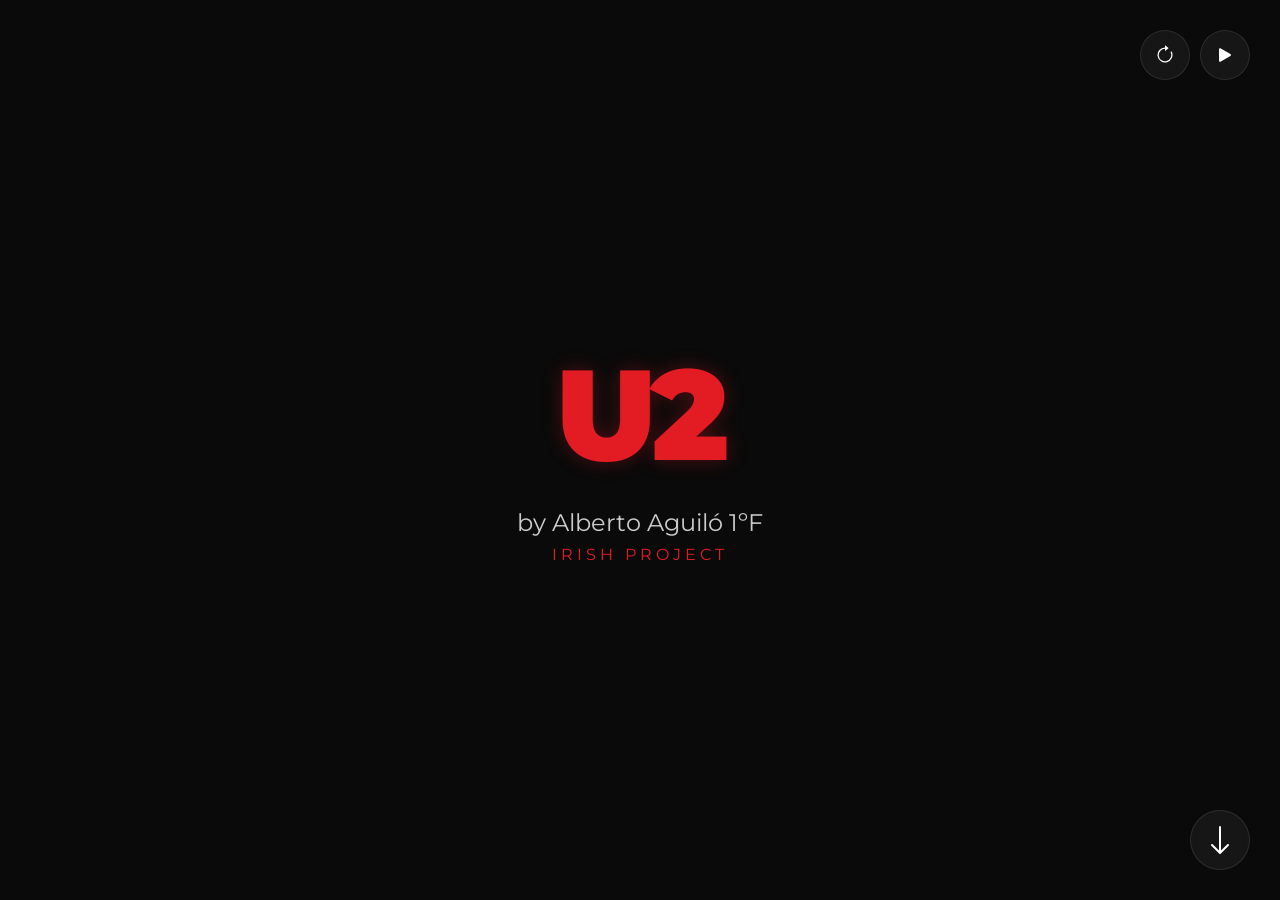
<file: index.html>
<!DOCTYPE html>
<html lang="en">
<head>
    <meta charset="UTF-8">
    <meta name="viewport" content="width=device-width, initial-scale=1.0">
    <title>U2 Presentation - Landing</title>
    <link rel="stylesheet" href="styles.css">
</head>
<body class="fade-in">
    <div class="container">
        <h1>U2</h1>
        <p class="subtitle">by Alberto Aguiló 1ºF</p>
        <p class="project-tag">Irish Project</p>
    </div>

    <a href="history.html" class="arrow-btn" aria-label="Next Page">
        <svg xmlns="http://www.w3.org/2000/svg" width="32" height="32" fill="currentColor" viewBox="0 0 16 16">
            <path fill-rule="evenodd" d="M8 1a.5.5 0 0 1 .5.5v11.793l3.146-3.147a.5.5 0 0 1 .708.708l-4 4a.5.5 0 0 1-.708 0l-4-4a.5.5 0 0 1 .708-.708L7.5 13.293V1.5A.5.5 0 0 1 8 1z"/>
        </svg>
    </a>
    <script src="music.js"></script>
</body>
</html>
</file>
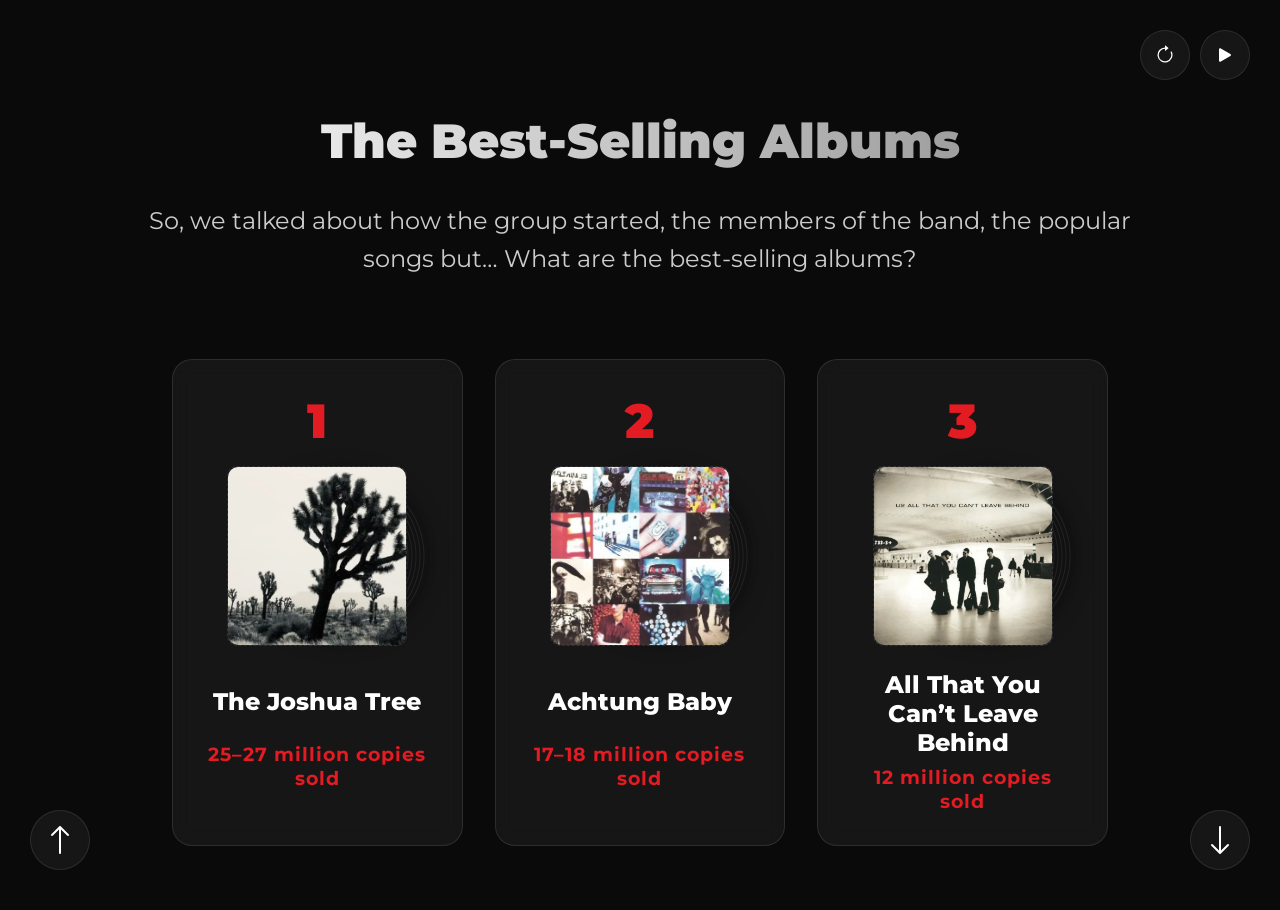
<file: albums.html>
<!DOCTYPE html>
<html lang="en">

<head>
    <meta charset="UTF-8">
    <meta name="viewport" content="width=device-width, initial-scale=1.0">
    <title>U2 Presentation - Best-Selling Albums</title>
    <link rel="stylesheet" href="styles.css">
    <style>
        .albums-container {
            display: grid;
            grid-template-columns: repeat(auto-fit, minmax(280px, 1fr));
            gap: 2rem;
            width: 100%;
            max-width: 1000px;
            margin: 0 auto;
            padding: 2rem;
        }

        .album-card {
            background: var(--glass-bg);
            backdrop-filter: blur(10px);
            border: 1px solid var(--glass-border);
            padding: 2rem;
            border-radius: 20px;
            text-align: center;
            opacity: 0;
            transform: translateY(30px);
            transition: all 0.8s cubic-bezier(0.4, 0, 0.2, 1);
        }

        .album-card.visible {
            opacity: 1;
            transform: translateY(0);
        }

        .album-rank {
            font-size: 3rem;
            font-weight: 900;
            color: var(--accent-color);
            margin-bottom: 1rem;
        }

        .album-cover-placeholder {
            width: 180px;
            height: 180px;
            background: #1a1a1a;
            border-radius: 10px;
            margin: 0 auto 1.5rem;
            display: flex;
            align-items: center;
            justify-content: center;
            border: 1px dashed var(--glass-border);
            color: #555;
            position: relative;
        }

        /* Vinyl disc effect behind the placeholder */
        .album-cover-placeholder::before {
            content: '';
            position: absolute;
            width: 170px;
            height: 170px;
            background: #000;
            border-radius: 50%;
            z-index: -1;
            right: -20px;
            transition: right 0.5s ease;
            box-shadow: 0 0 20px rgba(0, 0, 0, 0.5);
            background: repeating-radial-gradient(circle, #111, #111 2px, #222 3px, #111 4px);
        }

        .album-card:hover .album-cover-placeholder::before {
            right: -40px;
        }

        .album-title {
            font-size: 1.5rem;
            font-weight: 800;
            margin-bottom: 0.5rem;
            min-height: 4rem;
            display: flex;
            align-items: center;
            justify-content: center;
        }

        .sales {
            color: var(--accent-color);
            font-size: 1.2rem;
            font-weight: 700;
            letter-spacing: 1px;
        }

        .intro-text {
            font-size: 1.5rem;
            color: #ccc;
            margin-bottom: 3rem;
            line-height: 1.6;
        }
    </style>
</head>

<body class="fade-in"
    style="height: auto; min-height: 100vh; overflow-y: auto; align-items: flex-start; padding-top: 5rem;">
    <div class="container" style="max-width: 1100px;">
        <h2>The Best-Selling Albums</h2>
        <p class="intro-text">So, we talked about how the group started, the members of the band, the popular songs but…
            What are the best-selling albums?</p>

        <div class="albums-container">
            <!-- 1st Place -->
            <div class="album-card" id="album-1">
                <div class="album-rank">1</div>
                <div class="album-cover-placeholder">
                    <img src="Album1.png" alt="The Joshua Tree"
                        style="width: 100%; height: 100%; object-fit: cover; border-radius: 10px;">
                </div>
                <div class="album-title">The Joshua Tree</div>
                <div class="sales">25–27 million copies sold</div>
            </div>

            <!-- 2nd Place -->
            <div class="album-card" id="album-2" style="transition-delay: 0.2s;">
                <div class="album-rank">2</div>
                <div class="album-cover-placeholder">
                    <img src="Album2.png" alt="Achtung Baby"
                        style="width: 100%; height: 100%; object-fit: cover; border-radius: 10px;">
                </div>
                <div class="album-title">Achtung Baby</div>
                <div class="sales">17–18 million copies sold</div>
            </div>

            <!-- 3rd Place -->
            <div class="album-card" id="album-3" style="transition-delay: 0.4s;">
                <div class="album-rank">3</div>
                <div class="album-cover-placeholder">
                    <img src="Album3.png" alt="All That You Can’t Leave Behind" style="width: 100%; height: 100%; object-fit: cover; border-radius: 10px;">
                </div>
                <div class="album-title">All That You Can’t Leave Behind</div>
                <div class="sales">12 million copies sold</div>
            </div>
        </div>
    </div>

    <!-- Link to Concert Page -->
    <a href="concert.html" class="arrow-btn" aria-label="Go to Concert">
        <svg xmlns="http://www.w3.org/2000/svg" width="32" height="32" fill="currentColor" viewBox="0 0 16 16">
            <path fill-rule="evenodd" d="M8 1a.5.5 0 0 1 .5.5v11.793l3.146-3.147a.5.5 0 0 1 .708.708l-4 4a.5.5 0 0 1-.708 0l-4-4a.5.5 0 0 1 .708-.708L7.5 13.293V1.5A.5.5 0 0 1 8 1z"/>
        </svg>
    </a>

    <!-- Back to Songs -->
    <a href="songs.html" class="arrow-btn" style="right: auto; left: 30px; transform: rotate(180deg);"
        aria-label="Previous Page">
        <svg xmlns="http://www.w3.org/2000/svg" width="32" height="32" fill="currentColor" viewBox="0 0 16 16">
            <path fill-rule="evenodd"
                d="M8 1a.5.5 0 0 1 .5.5v11.793l3.146-3.147a.5.5 0 0 1 .708.708l-4 4a.5.5 0 0 1-.708 0l-4-4a.5.5 0 0 1 .708-.708L7.5 13.293V1.5A.5.5 0 0 1 8 1z" />
        </svg>
    </a>

    <script>
        const observer = new IntersectionObserver((entries) => {
            entries.forEach(entry => {
                if (entry.isIntersecting) {
                    entry.target.classList.add('visible');
                }
            });
        }, { threshold: 0.1 });

        document.querySelectorAll('.album-card').forEach(item => observer.observe(item));
    </script>
    <script src="music.js"></script>
</body>

</html>
</file>
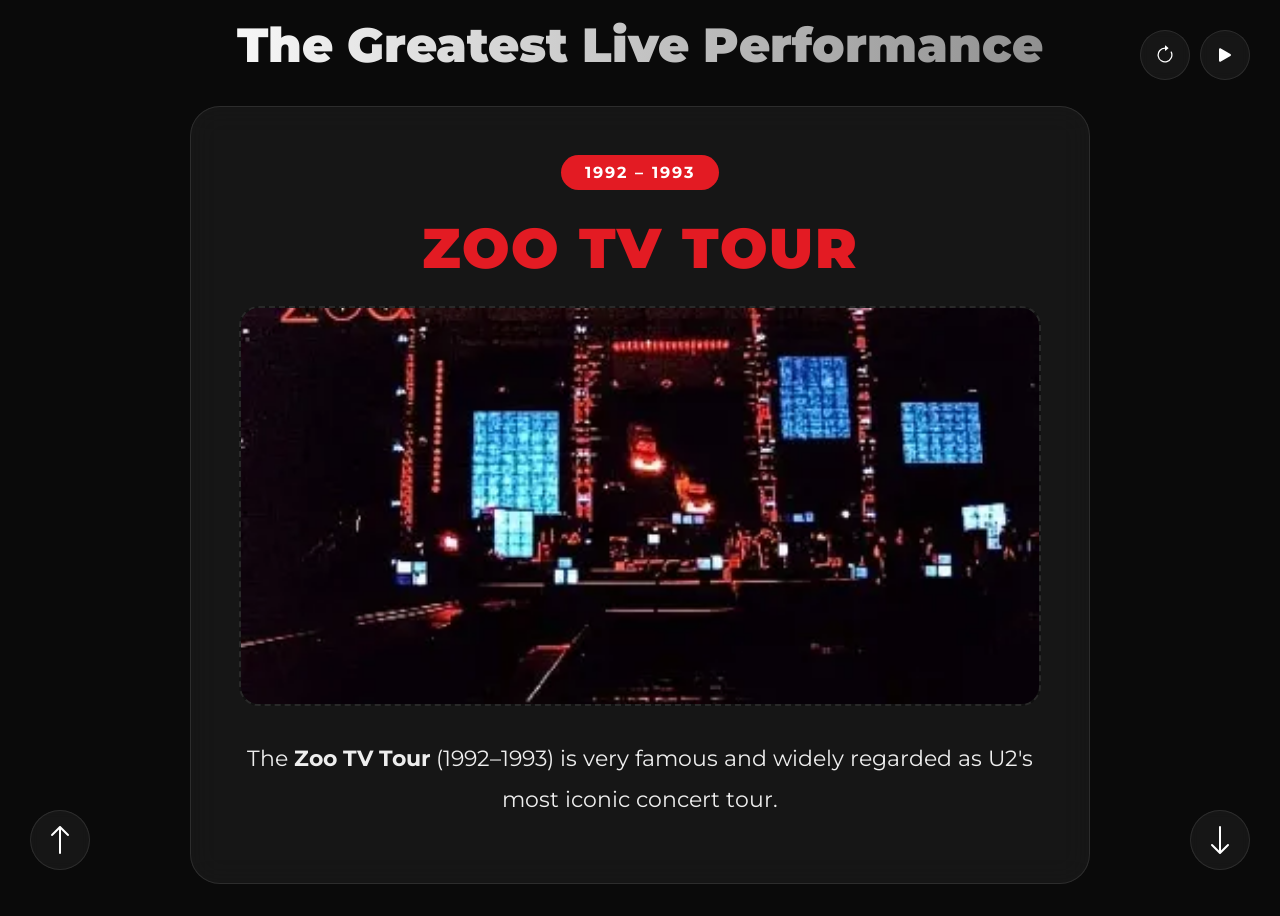
<file: concert.html>
<!DOCTYPE html>
<html lang="en">
<head>
    <meta charset="UTF-8">
    <meta name="viewport" content="width=device-width, initial-scale=1.0">
    <title>U2 Presentation - Iconic Concert</title>
    <link rel="stylesheet" href="styles.css">
    <style>
        .concert-showcase {
            background: var(--glass-bg);
            backdrop-filter: blur(15px);
            border: 1px solid var(--glass-border);
            padding: 3rem;
            border-radius: 30px;
            width: 100%;
            max-width: 900px;
            margin: 0 auto;
            text-align: center;
            animation: slideIn 1s cubic-bezier(0.4, 0, 0.2, 1);
        }

        .concert-img {
            width: 100%;
            height: 400px;
            background: #111;
            border-radius: 20px;
            margin-bottom: 2rem;
            display: flex;
            align-items: center;
            justify-content: center;
            border: 2px dashed var(--glass-border);
            color: #444;
            overflow: hidden;
            position: relative;
        }

        .concert-img img {
            width: 100%;
            height: 100%;
            object-fit: cover;
        }

        .concert-title {
            font-size: 3.5rem;
            font-weight: 900;
            color: var(--accent-color);
            margin-bottom: 1.5rem;
            text-transform: uppercase;
            letter-spacing: 2px;
        }

        .concert-description {
            font-size: 1.4rem;
            line-height: 1.8;
            color: #eee;
            margin-bottom: 1rem;
        }

        .era-badge {
            display: inline-block;
            background: var(--accent-color);
            color: white;
            padding: 0.5rem 1.5rem;
            border-radius: 50px;
            font-weight: 700;
            margin-bottom: 1.5rem;
            font-size: 1rem;
            text-transform: uppercase;
            letter-spacing: 2px;
        }
    </style>
</head>
<body class="fade-in">
    <div class="container" style="max-width: 1000px;">
        <h2>The Greatest Live Performance</h2>
        
        <div class="concert-showcase">
            <div class="era-badge">1992 – 1993</div>
            <div class="concert-title">Zoo TV Tour</div>
            
            <div class="concert-img">
                <img src="Concert.png" alt="Zoo TV Tour">
            </div>

            <p class="concert-description">
                The <strong>Zoo TV Tour</strong> (1992–1993) is very famous and widely regarded as U2's most iconic concert tour.
            </p>
        </div>
    </div>

    <!-- Link to Fun Fact Page -->
    <a href="fact.html" class="arrow-btn" aria-label="Go to Fun Fact">
        <svg xmlns="http://www.w3.org/2000/svg" width="32" height="32" fill="currentColor" viewBox="0 0 16 16">
            <path fill-rule="evenodd" d="M8 1a.5.5 0 0 1 .5.5v11.793l3.146-3.147a.5.5 0 0 1 .708.708l-4 4a.5.5 0 0 1-.708 0l-4-4a.5.5 0 0 1 .708-.708L7.5 13.293V1.5A.5.5 0 0 1 8 1z"/>
        </svg>
    </a>

    <!-- Back to Albums -->
    <a href="albums.html" class="arrow-btn" style="right: auto; left: 30px; transform: rotate(180deg);" aria-label="Previous Page">
        <svg xmlns="http://www.w3.org/2000/svg" width="32" height="32" fill="currentColor" viewBox="0 0 16 16">
            <path fill-rule="evenodd" d="M8 1a.5.5 0 0 1 .5.5v11.793l3.146-3.147a.5.5 0 0 1 .708.708l-4 4a.5.5 0 0 1-.708 0l-4-4a.5.5 0 0 1 .708-.708L7.5 13.293V1.5A.5.5 0 0 1 8 1z"/>
        </svg>
    </a>
    <script src="music.js"></script>
</body>
</html>
</file>
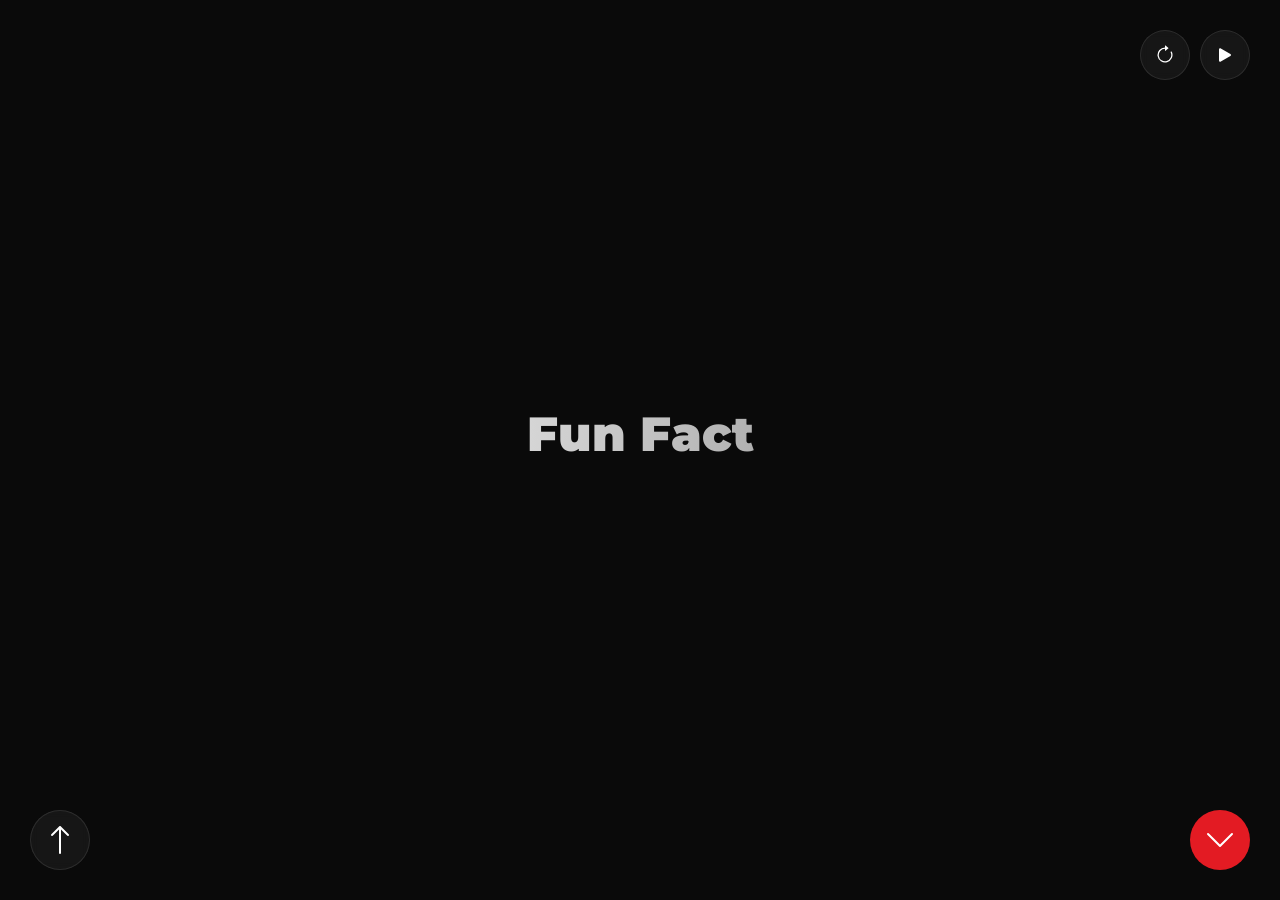
<file: fact.html>
<!DOCTYPE html>
<html lang="en">
<head>
    <meta charset="UTF-8">
    <meta name="viewport" content="width=device-width, initial-scale=1.0">
    <title>U2 Presentation - Fun Fact</title>
    <link rel="stylesheet" href="styles.css">
</head>
<body class="fade-in">
    <div class="container">
        <h2>Fun Fact</h2>
        
        <div id="factText" class="hidden-text" style="max-width: 700px; margin: 2rem auto; font-size: 1.5rem;">
            Did you know they didn’t know how to play when they formed the band?! They wrote their own songs because they weren't good enough to play other people's songs.
        </div>
    </div>

    <!-- Reveal Trigger -->
    <button id="revealBtn" class="reveal-btn" aria-label="Reveal Fact">
        <svg xmlns="http://www.w3.org/2000/svg" width="32" height="32" fill="currentColor" viewBox="0 0 16 16">
            <path fill-rule="evenodd" d="M1.646 4.646a.5.5 0 0 1 .708 0L8 10.293l5.646-5.647a.5.5 0 0 1 .708.708l-6 6a.5.5 0 0 1-.708 0l-6-6a.5.5 0 0 1 0-.708z"/>
        </svg>
    </button>

    <!-- Navigation to Thanks -->
    <a id="thanksLink" href="thanks.html" class="arrow-btn" style="display: none;" aria-label="Next Page">
        <svg xmlns="http://www.w3.org/2000/svg" width="32" height="32" fill="currentColor" viewBox="0 0 16 16">
            <path fill-rule="evenodd" d="M8 1a.5.5 0 0 1 .5.5v11.793l3.146-3.147a.5.5 0 0 1 .708.708l-4 4a.5.5 0 0 1-.708 0l-4-4a.5.5 0 0 1 .708-.708L7.5 13.293V1.5A.5.5 0 0 1 8 1z"/>
        </svg>
    </a>

    <!-- Back to Concert -->
    <a href="concert.html" class="arrow-btn" style="right: auto; left: 30px; transform: rotate(180deg);" aria-label="Previous Page">
        <svg xmlns="http://www.w3.org/2000/svg" width="32" height="32" fill="currentColor" viewBox="0 0 16 16">
            <path fill-rule="evenodd" d="M8 1a.5.5 0 0 1 .5.5v11.793l3.146-3.147a.5.5 0 0 1 .708.708l-4 4a.5.5 0 0 1-.708 0l-4-4a.5.5 0 0 1 .708-.708L7.5 13.293V1.5A.5.5 0 0 1 8 1z"/>
        </svg>
    </a>

    <script>
        const btn = document.getElementById('revealBtn');
        const text = document.getElementById('factText');
        const nextLink = document.getElementById('thanksLink');

        btn.addEventListener('click', () => {
            text.style.display = 'block';
            btn.style.display = 'none';
            nextLink.style.display = 'flex';
        });
    </script>
    <script src="music.js"></script>
</body>
</html>
</file>
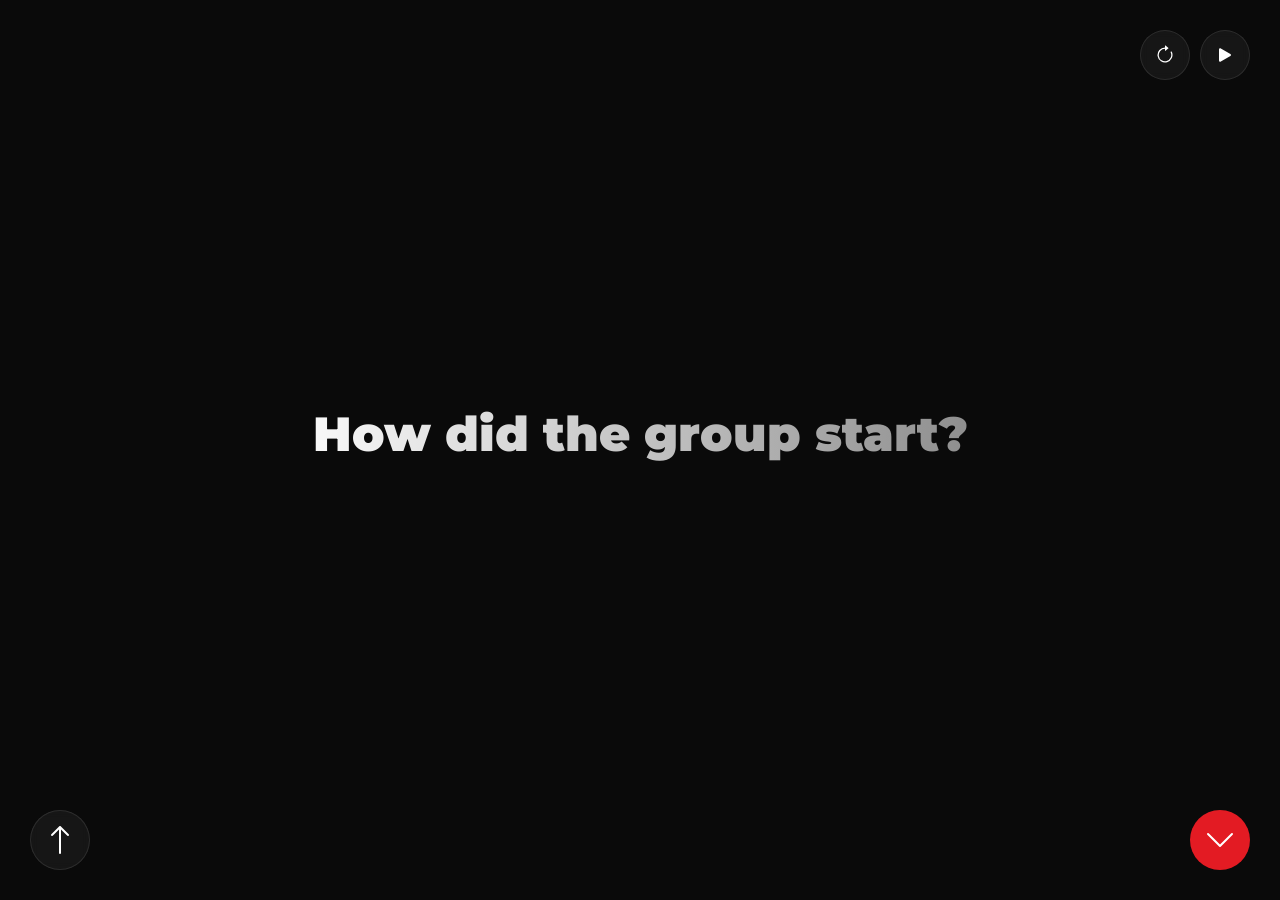
<file: history.html>
<!DOCTYPE html>
<html lang="en">

<head>
    <meta charset="UTF-8">
    <meta name="viewport" content="width=device-width, initial-scale=1.0">
    <title>U2 Presentation - History</title>
    <link rel="stylesheet" href="styles.css">
</head>

<body class="fade-in">
    <div class="container">
        <h2>How did the group start?</h2>

        <div id="historyText" class="hidden-text">
            Well, in 1976, Larry Mullen Jr. wanted to form a band, so he started to look for musicians to start a group.
        </div>
    </div>

    <button id="nextPageBtn" class="arrow-btn" style="display: none;" onclick="window.location.href='members.html'" aria-label="Next Page">
        <svg xmlns="http://www.w3.org/2000/svg" width="32" height="32" fill="currentColor" viewBox="0 0 16 16">
            <path fill-rule="evenodd" d="M8 1a.5.5 0 0 1 .5.5v11.793l3.146-3.147a.5.5 0 0 1 .708.708l-4 4a.5.5 0 0 1-.708 0l-4-4a.5.5 0 0 1 .708-.708L7.5 13.293V1.5A.5.5 0 0 1 8 1z"/>
        </svg>
    </button>

    <button id="revealBtn" class="reveal-btn" aria-label="Reveal History">
        <svg xmlns="http://www.w3.org/2000/svg" width="32" height="32" fill="currentColor" viewBox="0 0 16 16">
            <path fill-rule="evenodd" d="M1.646 4.646a.5.5 0 0 1 .708 0L8 10.293l5.646-5.647a.5.5 0 0 1 .708.708l-6 6a.5.5 0 0 1-.708 0l-6-6a.5.5 0 0 1 0-.708z"/>
        </svg>
    </button>

    <a href="index.html" class="arrow-btn" style="right: auto; left: 30px; transform: rotate(180deg);"
        aria-label="Previous Page">
        <svg xmlns="http://www.w3.org/2000/svg" width="32" height="32" fill="currentColor" viewBox="0 0 16 16">
            <path fill-rule="evenodd" d="M8 1a.5.5 0 0 1 .5.5v11.793l3.146-3.147a.5.5 0 0 1 .708.708l-4 4a.5.5 0 0 1-.708 0l-4-4a.5.5 0 0 1 .708-.708L7.5 13.293V1.5A.5.5 0 0 1 8 1z"/>
        </svg>
    </a>

    <script>
        const btn = document.getElementById('revealBtn');
        const text = document.getElementById('historyText');
        const nextBtn = document.getElementById('nextPageBtn');

        btn.addEventListener('click', () => {
            text.style.display = 'block';
            btn.style.display = 'none';
            nextBtn.style.display = 'flex';
        });
    </script>
    <script src="music.js"></script>
</body>

</html>
</file>
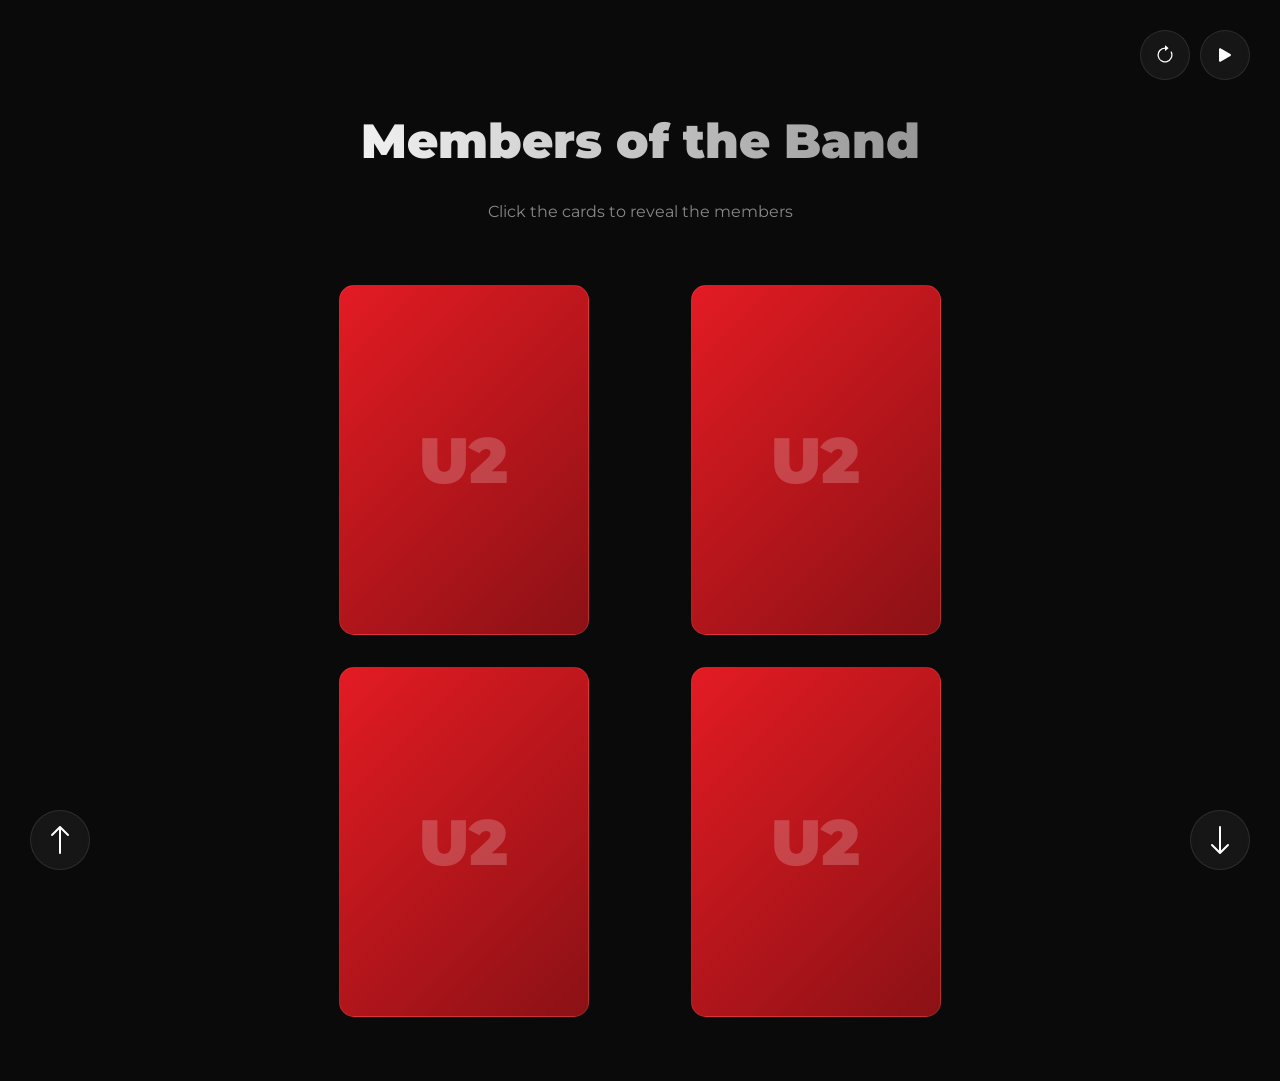
<file: members.html>
<!DOCTYPE html>
<html lang="en">
<head>
    <meta charset="UTF-8">
    <meta name="viewport" content="width=device-width, initial-scale=1.0">
    <title>U2 Presentation - Members</title>
    <link rel="stylesheet" href="styles.css">
</head>
<body class="fade-in" style="height: auto; min-height: 100vh; overflow-y: auto; align-items: flex-start; padding-top: 5rem;">
    <div class="container">
        <h2>Members of the Band</h2>
        <p style="color: #888; margin-bottom: 2rem;">Click the cards to reveal the members</p>

        <div class="members-grid">
            <!-- Bono -->
            <div class="card" onclick="this.classList.toggle('flipped')">
                <div class="card-inner">
                    <div class="card-front"></div>
                    <div class="card-back">
                        <div class="member-img-small">
                            <img src="Bono.png" alt="Bono">
                        </div>
                        <div class="member-name">Bono</div>
                        <div class="member-role">Vocalist and guitarist</div>
                    </div>
                </div>
            </div>

            <!-- The Edge -->
            <div class="card" onclick="this.classList.toggle('flipped')">
                <div class="card-inner">
                    <div class="card-front"></div>
                    <div class="card-back">
                        <div class="member-img-small">
                            <img src="TheEdge.png" alt="The Edge">
                        </div>
                        <div class="member-name">The Edge</div>
                        <div class="member-role">Principal guitarist, keyboardist and chorus singer</div>
                    </div>
                </div>
            </div>

            <!-- Adam Clayton -->
            <div class="card" onclick="this.classList.toggle('flipped')">
                <div class="card-inner">
                    <div class="card-front"></div>
                    <div class="card-back">
                        <div class="member-img-small">
                            <img src="AdamClayton.png" alt="Adam Clayton">
                        </div>
                        <div class="member-name">Adam Clayton</div>
                        <div class="member-role">Bassist</div>
                    </div>
                </div>
            </div>

            <!-- Larry Mullen Jr. -->
            <div class="card" onclick="this.classList.toggle('flipped')">
                <div class="card-inner">
                    <div class="card-front"></div>
                    <div class="card-back">
                        <div class="member-img-small">
                            <img src="LarryMullenJr.png" alt="Larry Mullen Jr.">
                        </div>
                        <div class="member-name">LarryMullenJr</div>
                        <div class="member-role">Drummer and percussionist</div>
                    </div>
                </div>
            </div>
        </div>
    </div>

    <!-- Link to Songs Page -->
    <a href="songs.html" class="arrow-btn" aria-label="Go to Songs">
        <svg xmlns="http://www.w3.org/2000/svg" width="32" height="32" fill="currentColor" viewBox="0 0 16 16">
            <path fill-rule="evenodd" d="M8 1a.5.5 0 0 1 .5.5v11.793l3.146-3.147a.5.5 0 0 1 .708.708l-4 4a.5.5 0 0 1-.708 0l-4-4a.5.5 0 0 1 .708-.708L7.5 13.293V1.5A.5.5 0 0 1 8 1z"/>
        </svg>
    </a>

    <!-- Back to History Link -->
    <a href="history.html" class="arrow-btn" style="right: auto; left: 30px; transform: rotate(180deg);" aria-label="Previous Page">
        <svg xmlns="http://www.w3.org/2000/svg" width="32" height="32" fill="currentColor" viewBox="0 0 16 16">
            <path fill-rule="evenodd" d="M8 1a.5.5 0 0 1 .5.5v11.793l3.146-3.147a.5.5 0 0 1 .708.708l-4 4a.5.5 0 0 1-.708 0l-4-4a.5.5 0 0 1 .708-.708L7.5 13.293V1.5A.5.5 0 0 1 8 1z"/>
        </svg>
    </a>
    <script src="music.js"></script>
</body>
</html>
</file>
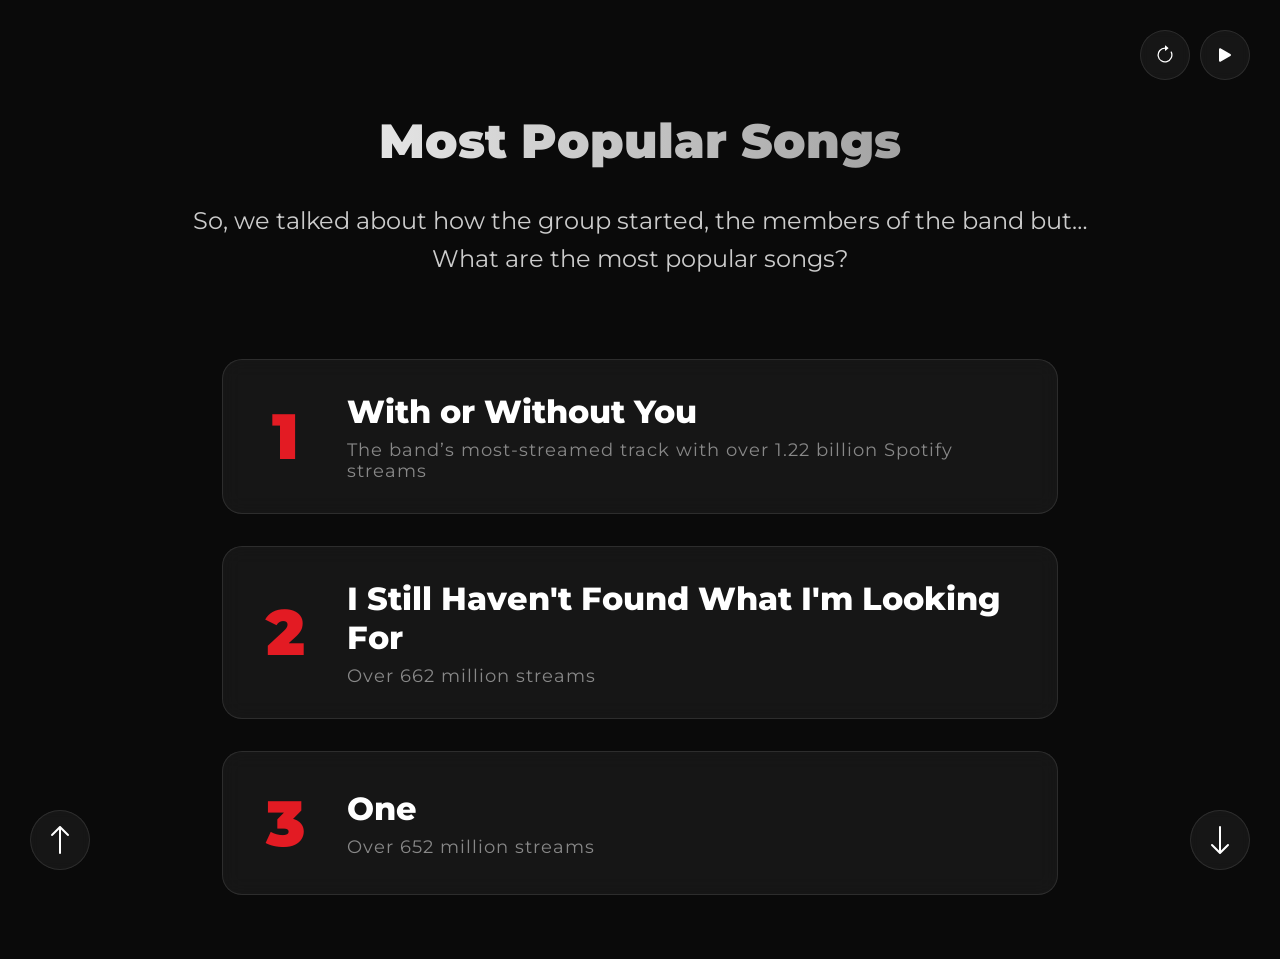
<file: songs.html>
<!DOCTYPE html>
<html lang="en">
<head>
    <meta charset="UTF-8">
    <meta name="viewport" content="width=device-width, initial-scale=1.0">
    <title>U2 Presentation - Popular Songs</title>
    <link rel="stylesheet" href="styles.css">
    <style>
        .songs-container {
            display: flex;
            flex-direction: column;
            gap: 2rem;
            width: 100%;
            max-width: 900px;
            margin: 0 auto;
            padding: 2rem;
        }

        .song-item {
            background: var(--glass-bg);
            backdrop-filter: blur(10px);
            border: 1px solid var(--glass-border);
            padding: 2rem;
            border-radius: 20px;
            display: flex;
            align-items: center;
            gap: 2rem;
            opacity: 0;
            transform: translateX(50px);
            transition: all 0.8s cubic-bezier(0.4, 0, 0.2, 1);
            text-decoration: none;
            color: inherit;
            cursor: pointer;
        }

        .song-item:hover {
            background: var(--glass-border);
            transform: scale(1.02);
            border-color: var(--accent-color);
        }

        .song-item.visible {
            opacity: 1;
            transform: translateX(0);
        }

        .rank {
            font-size: 4rem;
            font-weight: 900;
            color: var(--accent-color);
            min-width: 60px;
        }

        .song-info {
            text-align: left;
        }

        .song-title {
            font-size: 2rem;
            font-weight: 800;
            margin-bottom: 0.5rem;
        }

        .streams {
            color: #888;
            font-size: 1.1rem;
            letter-spacing: 1px;
        }

        .intro-text {
            font-size: 1.5rem;
            color: #ccc;
            margin-bottom: 3rem;
            line-height: 1.6;
        }
    </style>
</head>
<body class="fade-in" style="height: auto; min-height: 100vh; overflow-y: auto; align-items: flex-start; padding-top: 5rem;">
    <div class="container" style="max-width: 1000px;">
        <h2>Most Popular Songs</h2>
        <p class="intro-text">So, we talked about how the group started, the members of the band but… What are the most popular songs?</p>

        <div class="songs-container">
            <!-- 1st Place -->
            <a href="https://www.youtube.com/watch?v=ujNeHIo7oTE" target="_blank" class="song-item" id="song-1">
                <div class="rank">1</div>
                <div class="song-info">
                    <div class="song-title">With or Without You</div>
                    <div class="streams">The band’s most-streamed track with over 1.22 billion Spotify streams</div>
                </div>
            </a>

            <!-- 2nd Place -->
            <a href="https://www.youtube.com/watch?v=e3-5YC_oHjE" target="_blank" class="song-item" id="song-2" style="transition-delay: 0.2s;">
                <div class="rank">2</div>
                <div class="song-info">
                    <div class="song-title">I Still Haven't Found What I'm Looking For</div>
                    <div class="streams">Over 662 million streams</div>
                </div>
            </a>

            <!-- 3rd Place -->
            <a href="https://www.youtube.com/watch?v=ZpDQJnI4OhU" target="_blank" class="song-item" id="song-3" style="transition-delay: 0.4s;">
                <div class="rank">3</div>
                <div class="song-info">
                    <div class="song-title">One</div>
                    <div class="streams">Over 652 million streams</div>
                </div>
            </a>
        </div>
    </div>

    <!-- Link to Albums Page -->
    <a href="albums.html" class="arrow-btn" aria-label="Go to Albums">
        <svg xmlns="http://www.w3.org/2000/svg" width="32" height="32" fill="currentColor" viewBox="0 0 16 16">
            <path fill-rule="evenodd" d="M8 1a.5.5 0 0 1 .5.5v11.793l3.146-3.147a.5.5 0 0 1 .708.708l-4 4a.5.5 0 0 1-.708 0l-4-4a.5.5 0 0 1 .708-.708L7.5 13.293V1.5A.5.5 0 0 1 8 1z"/>
        </svg>
    </a>

    <!-- Back to Members -->
    <a href="members.html" class="arrow-btn" style="right: auto; left: 30px; transform: rotate(180deg);" aria-label="Previous Page">
        <svg xmlns="http://www.w3.org/2000/svg" width="32" height="32" fill="currentColor" viewBox="0 0 16 16">
            <path fill-rule="evenodd" d="M8 1a.5.5 0 0 1 .5.5v11.793l3.146-3.147a.5.5 0 0 1 .708.708l-4 4a.5.5 0 0 1-.708 0l-4-4a.5.5 0 0 1 .708-.708L7.5 13.293V1.5A.5.5 0 0 1 8 1z"/>
        </svg>
    </a>

    <script>
        // Simple intersection observer to animate items on scroll/load
        const observer = new IntersectionObserver((entries) => {
            entries.forEach(entry => {
                if (entry.isIntersecting) {
                    entry.target.classList.add('visible');
                }
            });
        }, { threshold: 0.1 });

        document.querySelectorAll('.song-item').forEach(item => observer.observe(item));
    </script>
    <script src="music.js"></script>
</body>
</html>
</file>
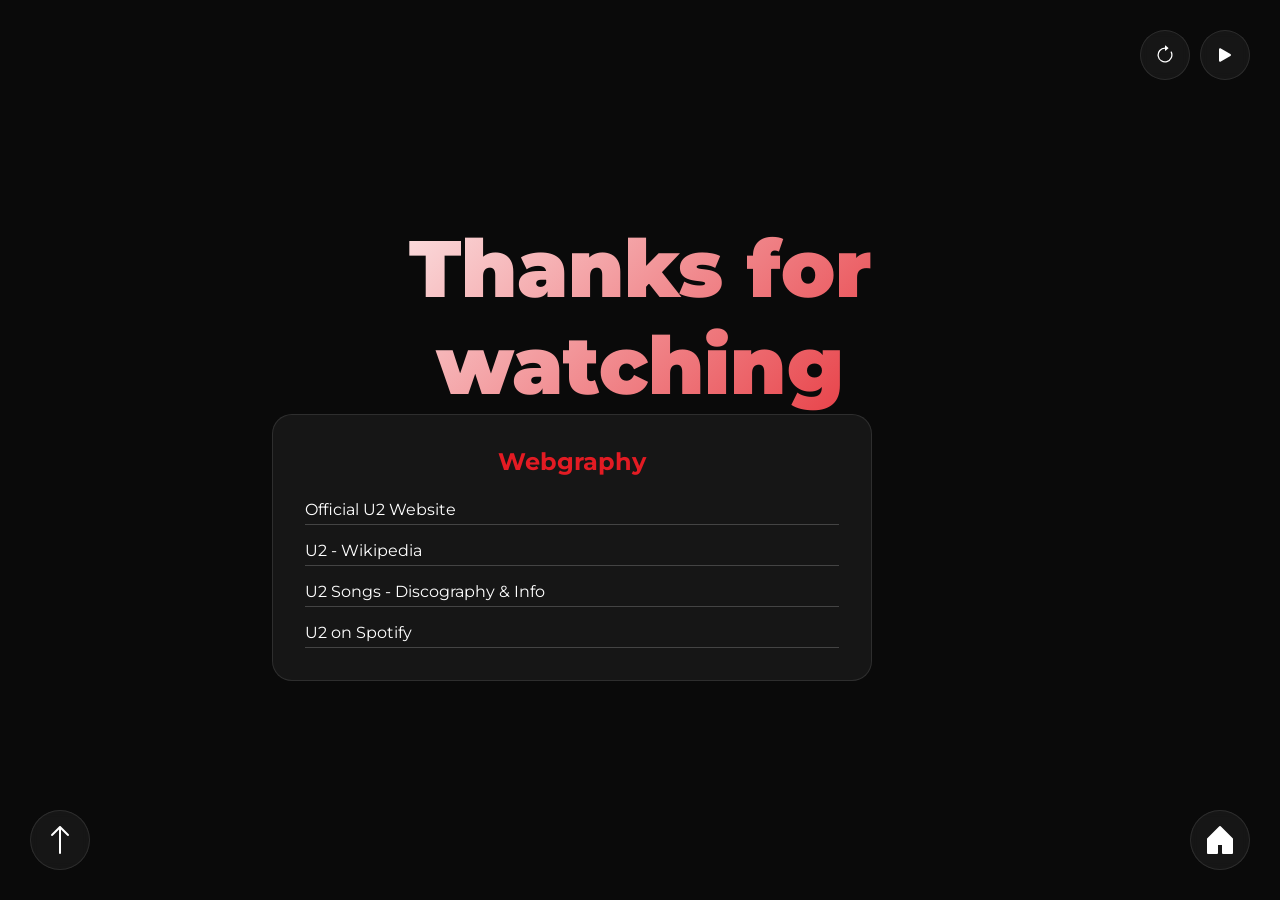
<file: thanks.html>
<!DOCTYPE html>
<html lang="en">
<head>
    <meta charset="UTF-8">
    <meta name="viewport" content="width=device-width, initial-scale=1.0">
    <title>U2 Presentation - Thanks</title>
    <link rel="stylesheet" href="styles.css">
    <style>
        .thanks-text {
            font-size: 5rem;
            font-weight: 900;
            background: linear-gradient(135deg, #fff, var(--accent-color));
            -webkit-background-clip: text;
            background-clip: text;
            -webkit-text-fill-color: transparent;
            animation: fadeInUp 1.5s ease-out;
        }
    </style>
</head>
<body class="fade-in">
    <div class="container" style="flex-direction: column; gap: 3rem;">
        <h2 class="thanks-text" style="margin-bottom: 0;">Thanks for watching</h2>
        
        <div class="webgraphy" style="background: var(--glass-bg); padding: 2rem; border-radius: 20px; border: 1px solid var(--glass-border); max-width: 600px; width: 100%;">
            <h3 style="color: var(--accent-color); margin-bottom: 1.5rem; font-size: 1.5rem;">Webgraphy</h3>
            <ul style="list-style: none; padding: 0; text-align: left; display: flex; flex-direction: column; gap: 1rem;">
                <li><a href="https://www.u2.com" target="_blank" style="color: #fff; text-decoration: none; border-bottom: 1px solid #444; padding-bottom: 5px; display: block;">Official U2 Website</a></li>
                <li><a href="https://en.wikipedia.org/wiki/U2" target="_blank" style="color: #fff; text-decoration: none; border-bottom: 1px solid #444; padding-bottom: 5px; display: block;">U2 - Wikipedia</a></li>
                <li><a href="https://www.u2songs.com" target="_blank" style="color: #fff; text-decoration: none; border-bottom: 1px solid #444; padding-bottom: 5px; display: block;">U2 Songs - Discography & Info</a></li>
                <li><a href="https://open.spotify.com/artist/51p6ueO6LKVH98G2GYgnv6" target="_blank" style="color: #fff; text-decoration: none; border-bottom: 1px solid #444; padding-bottom: 5px; display: block;">U2 on Spotify</a></li>
            </ul>
        </div>
    </div>

    <!-- Return to Beginning -->
    <a href="index.html" class="arrow-btn" aria-label="Return to Start">
        <svg xmlns="http://www.w3.org/2000/svg" width="32" height="32" fill="currentColor" viewBox="0 0 16 16">
            <path d="M8.354 1.146a.5.5 0 0 0-.708 0l-6 6A.5.5 0 0 0 1.5 7.5v7a.5.5 0 0 0 .5.5h4.5a.5.5 0 0 0 .5-.5v-4h2v4a.5.5 0 0 0 .5.5H14a.5.5 0 0 0 .5-.5v-7a.5.5 0 0 0-.146-.354l-6-6z"/>
        </svg>
    </a>

    <!-- Back to Fun Fact -->
    <a href="fact.html" class="arrow-btn" style="right: auto; left: 30px; transform: rotate(180deg);" aria-label="Previous Page">
        <svg xmlns="http://www.w3.org/2000/svg" width="32" height="32" fill="currentColor" viewBox="0 0 16 16">
            <path fill-rule="evenodd" d="M8 1a.5.5 0 0 1 .5.5v11.793l3.146-3.147a.5.5 0 0 1 .708.708l-4 4a.5.5 0 0 1-.708 0l-4-4a.5.5 0 0 1 .708-.708L7.5 13.293V1.5A.5.5 0 0 1 8 1z"/>
        </svg>
    </a>
    <script src="music.js"></script>
</body>
</html>
</file>
<file: styles.css>
@import url('https://fonts.googleapis.com/css2?family=Montserrat:wght@400;700;900&display=swap');

:root {
    --bg-color: #0a0a0a;
    --text-color: #ffffff;
    --accent-color: #e31b23; /* Classic U2 Red */
    --secondary-color: #2a2a2a;
    --glass-bg: rgba(255, 255, 255, 0.05);
    --glass-border: rgba(255, 255, 255, 0.1);
}

* {
    margin: 0;
    padding: 0;
    box-sizing: border-box;
}

body {
    font-family: 'Montserrat', sans-serif;
    background-color: var(--bg-color);
    color: var(--text-color);
    overflow: hidden; /* Hide scrollbars for the presentation feel */
    height: 100vh;
    display: flex;
    justify-content: center;
    align-items: center;
}

.container {
    text-align: center;
    padding: 2rem;
    max-width: 800px;
    width: 100%;
    z-index: 1;
}

h1 {
    font-size: 8rem;
    font-weight: 900;
    letter-spacing: -5px;
    color: var(--accent-color);
    text-shadow: 0 0 20px rgba(227, 27, 35, 0.3);
    margin-bottom: 1rem;
    animation: fadeInDown 1.2s ease-out;
}

.subtitle {
    font-size: 1.5rem;
    font-weight: 400;
    color: #ccc;
    margin-bottom: 0.5rem;
    animation: fadeInUp 1.2s ease-out 0.3s both;
}

.project-tag {
    font-size: 1rem;
    text-transform: uppercase;
    letter-spacing: 4px;
    color: var(--accent-color);
    animation: fadeInUp 1.2s ease-out 0.6s both;
}

.arrow-btn {
    position: fixed;
    bottom: 30px;
    right: 30px;
    background: var(--glass-bg);
    backdrop-filter: blur(5px);
    border: 1px solid var(--glass-border);
    border-radius: 50%;
    width: 60px;
    height: 60px;
    display: flex;
    justify-content: center;
    align-items: center;
    cursor: pointer;
    color: var(--text-color);
    animation: bounce 2s infinite;
    transition: all 0.3s ease;
    text-decoration: none;
    z-index: 100;
}

.arrow-btn:hover {
    color: var(--accent-color);
    background: var(--glass-border);
    transform: scale(1.1);
}

.hidden-text {
    background: var(--glass-bg);
    backdrop-filter: blur(10px);
    -webkit-backdrop-filter: blur(10px);
    border: 1px solid var(--glass-border);
    padding: 2rem;
    border-radius: 20px;
    margin-top: 2rem;
    font-size: 1.2rem;
    line-height: 1.6;
    display: none; /* Hidden by default */
    animation: slideIn 0.8s cubic-bezier(0.4, 0, 0.2, 1);
}

.reveal-btn {
    position: fixed;
    bottom: 30px;
    right: 30px;
    background: var(--accent-color);
    color: white;
    border: none;
    width: 60px;
    height: 60px;
    border-radius: 50%;
    cursor: pointer;
    transition: transform 0.3s ease, box-shadow 0.3s ease;
    display: flex;
    align-items: center;
    justify-content: center;
    z-index: 100;
}

.reveal-btn:hover {
    transform: translateY(-5px) scale(1.1);
    box-shadow: 0 10px 30px rgba(227, 27, 35, 0.4);
}

/* Animations */

@keyframes fadeInDown {
    from {
        opacity: 0;
        transform: translateY(-50px);
    }
    to {
        opacity: 1;
        transform: translateY(0);
    }
}

@keyframes fadeInUp {
    from {
        opacity: 0;
        transform: translateY(50px);
    }
    to {
        opacity: 1;
        transform: translateY(0);
    }
}

@keyframes bounce {
    0%, 20%, 50%, 80%, 100% {transform: translateY(0);}
    40% {transform: translateY(-20px);}
    60% {transform: translateY(-10px);}
}

/* Member Grid & Card Flip */
.members-grid {
    display: grid;
    grid-template-columns: repeat(auto-fit, minmax(250px, 1fr));
    gap: 2rem;
    padding: 2rem;
    width: 100%;
}

.card {
    background-color: transparent;
    width: 250px;
    height: 350px;
    perspective: 1000px; /* Remove this if you don't want the 3D effect */
    cursor: pointer;
    margin: 0 auto;
}

.card-inner {
    position: relative;
    width: 100%;
    height: 100%;
    text-align: center;
    transition: transform 0.8s cubic-bezier(0.4, 0, 0.2, 1);
    transform-style: preserve-3d;
}

.card.flipped .card-inner {
    transform: rotateY(180deg);
}

.card-front, .card-back {
    position: absolute;
    width: 100%;
    height: 100%;
    -webkit-backface-visibility: hidden; /* Safari */
    backface-visibility: hidden;
    border-radius: 15px;
    display: flex;
    flex-direction: column;
    align-items: center;
    justify-content: center;
    border: 1px solid var(--glass-border);
}

.card-front {
    background: linear-gradient(135deg, var(--accent-color), #8b1115);
    color: white;
}

.card-front::after {
    content: 'U2';
    font-size: 4rem;
    font-weight: 900;
    opacity: 0.2;
}

.card-back {
    background-color: var(--secondary-color);
    color: white;
    transform: rotateY(180deg);
    padding: 1.5rem 1rem;
    justify-content: flex-start;
}

.member-img-small {
    width: 100%;
    height: 200px;
    background: #1a1a1a;
    border-radius: 10px;
    margin-bottom: 1rem;
    display: flex;
    align-items: center;
    justify-content: center;
    border: 1px dashed var(--glass-border);
    overflow: hidden;
}

.member-img-small img {
    width: 100%;
    height: 100%;
    object-fit: cover;
}

.card-back .member-name {
    font-size: 1.5rem;
    font-weight: 900;
    color: var(--accent-color);
    margin-bottom: 0.2rem;
}

.card-back .member-role {
    font-size: 0.9rem;
    color: #ccc;
    font-style: italic;
    line-height: 1.2;
}

/* Page transitions */
.fade-in {
    animation: fadeIn 1s ease-in;
}

@keyframes fadeIn {
    from { opacity: 0; }
    to { opacity: 1; }
}

h2 {
    font-size: 3rem;
    font-weight: 900;
    margin-bottom: 2rem;
    background: linear-gradient(to right, #fff, #888);
    -webkit-background-clip: text;
    background-clip: text;
    -webkit-text-fill-color: transparent;
}

/* Music Control */
.music-controls {
    position: fixed;
    top: 30px;
    right: 30px;
    display: flex;
    gap: 10px;
    z-index: 1000;
}

.music-btn {
    background: var(--glass-bg);
    backdrop-filter: blur(5px);
    border: 1px solid var(--glass-border);
    border-radius: 50%;
    width: 50px;
    height: 50px;
    display: flex;
    justify-content: center;
    align-items: center;
    cursor: pointer;
    color: var(--text-color);
    transition: all 0.3s ease;
}

.music-btn:hover {
    background: var(--glass-border);
    transform: scale(1.1);
    color: var(--accent-color);
}

.music-btn.playing {
    border-color: var(--accent-color);
    box-shadow: 0 0 15px rgba(227, 27, 35, 0.3);
}

.music-btn.playing svg {
    animation: pulse 1.5s infinite;
}

.reset-btn svg {
    transition: transform 0.5s ease;
}

.reset-btn:active svg {
    transform: rotate(-360deg);
}

@keyframes pulse {
    0% { transform: scale(1); }
    50% { transform: scale(1.2); }
    100% { transform: scale(1); }
}
</file>
